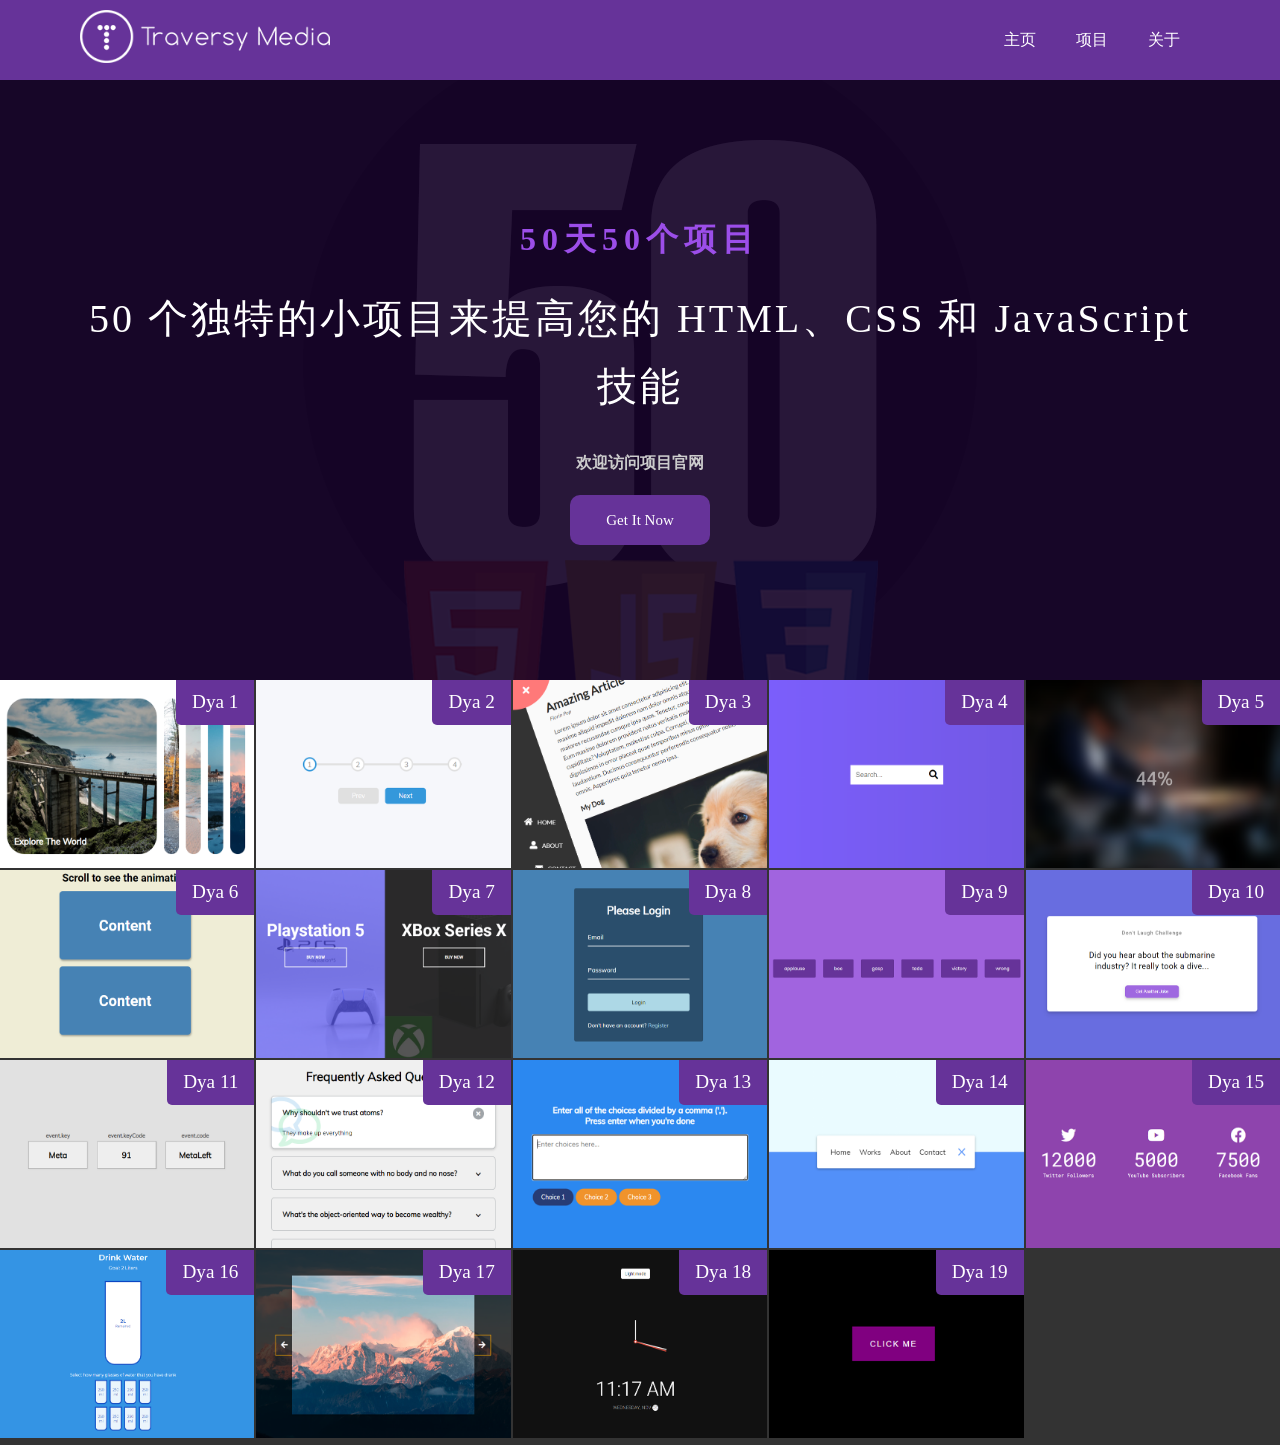
<file: index.html>
<!DOCTYPE html>
<html lang="zh-CN">
  <head>
    <meta charset="UTF-8" />
    <meta http-equiv="X-UA-Compatible" content="IE=edge" />
    <meta name="viewport" content="width=device-width, initial-scale=1.0" />
    <title>Hello World</title>
    <link rel="stylesheet" href="public/CSS/index.css" />
  </head>
  <body>
    <!-- 导航 -->
    <nav class="main-nav">
      <div class="container">
        <picture>
          <source media="(min-width: 700px)" srcset="public/images/logo.png" />
          <img src="public/images/logo_small.png" alt="" class="logo" />
        </picture>
        <ul>
          <li><a href="#">主页</a></li>
          <li><a href="#">项目</a></li>
          <li><a href="#">关于</a></li>
        </ul>
      </div>
    </nav>
    <!-- 头部 -->
    <header class="showcase">
      <div class="container">
        <h2>50天50个项目</h2>
        <h1>50 个独特的小项目来提高您的 HTML、CSS 和 JavaScript 技能</h1>
        <h4>欢迎访问项目官网</h4>
        <a class="btn" href="https://50projects50days.com/" target="_blank"
          ><span>Get It Now</span></a
        >
      </div>
    </header>
    <section id="projects" class="projects"></section>
    <script src="index.js"></script>
  </body>
</html>
</file>
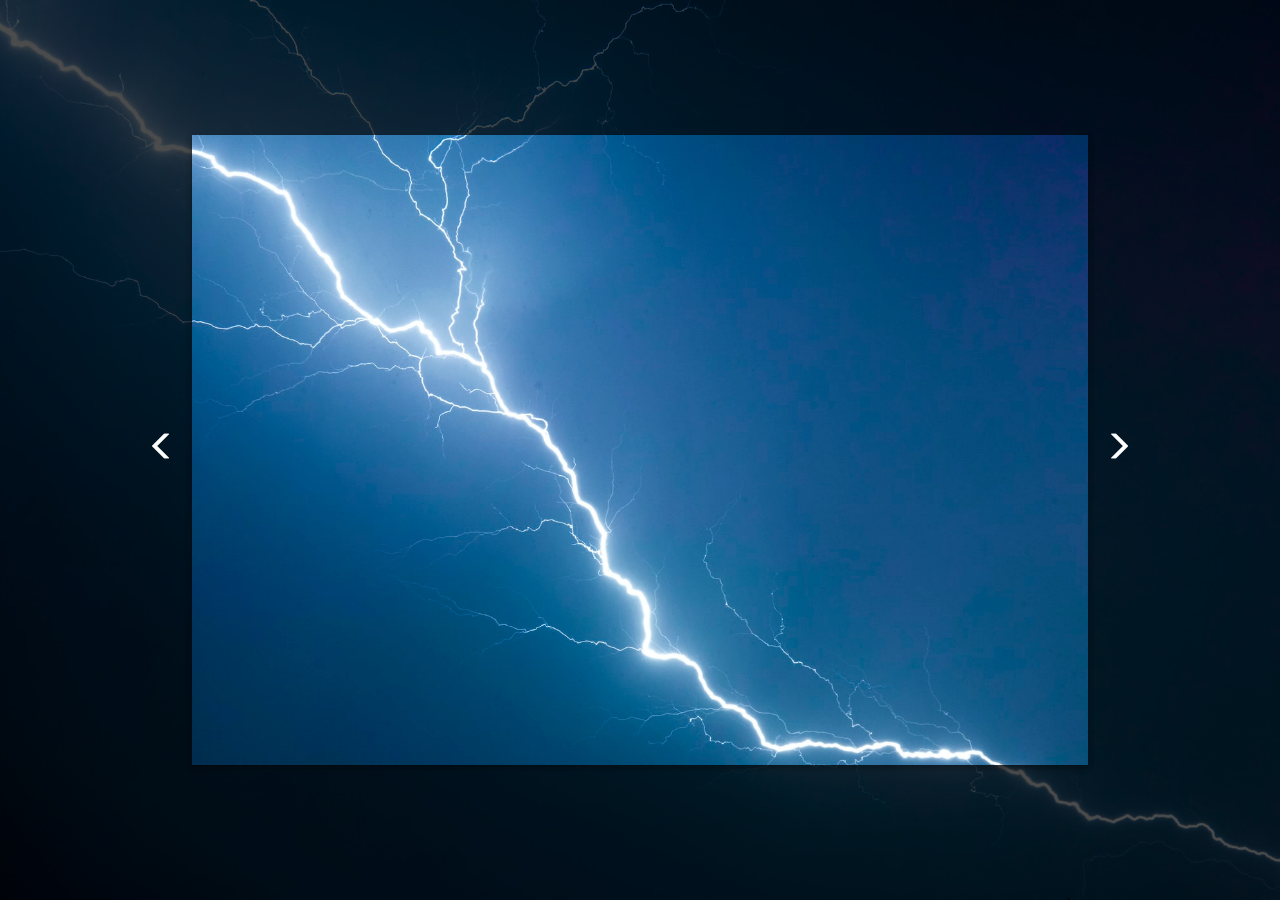
<file: projects/background-slider/index.html>
<!DOCTYPE html>
<html lang="zh-CN">
  <head>
    <meta charset="UTF-8" />
    <meta http-equiv="X-UA-Compatible" content="IE=edge" />
    <meta name="viewport" content="width=device-width, initial-scale=1.0" />
    <title>背景轮播图</title>
    <!-- 最新版本的 Bootstrap 核心 CSS 文件 -->
    <link
      rel="stylesheet"
      href="https://stackpath.bootstrapcdn.com/bootstrap/3.4.1/css/bootstrap.min.css"
      integrity="sha384-HSMxcRTRxnN+Bdg0JdbxYKrThecOKuH5zCYotlSAcp1+c8xmyTe9GYg1l9a69psu"
      crossorigin="anonymous"
    />
    <link rel="stylesheet" href="index.css" />
  </head>
  <body>
    <div class="slider-container">
      <div
        class="slider active"
        style="background-image: url(./images/photo-1.jfif)"
      ></div>
      <div
        class="slider"
        style="background-image: url(./images/photo-2.jfif)"
      ></div>
      <div
        class="slider"
        style="background-image: url(./images/photo-3.jfif)"
      ></div>
      <div
        class="slider"
        style="background-image: url(./images/photo-4.jfif)"
      ></div>
      <div
        class="slider"
        style="background-image: url(./images/photo-5.jfif)"
      ></div>
      <button class="arrow left-arrow" id="left">
        <span class="glyphicon glyphicon-menu-left"></span>
      </button>
      <button class="arrow right-arrow" id="right">
        <span class="glyphicon glyphicon-menu-right"></span>
      </button>
    </div>
    <script src="index.js"></script>
  </body>
</html>
</file>
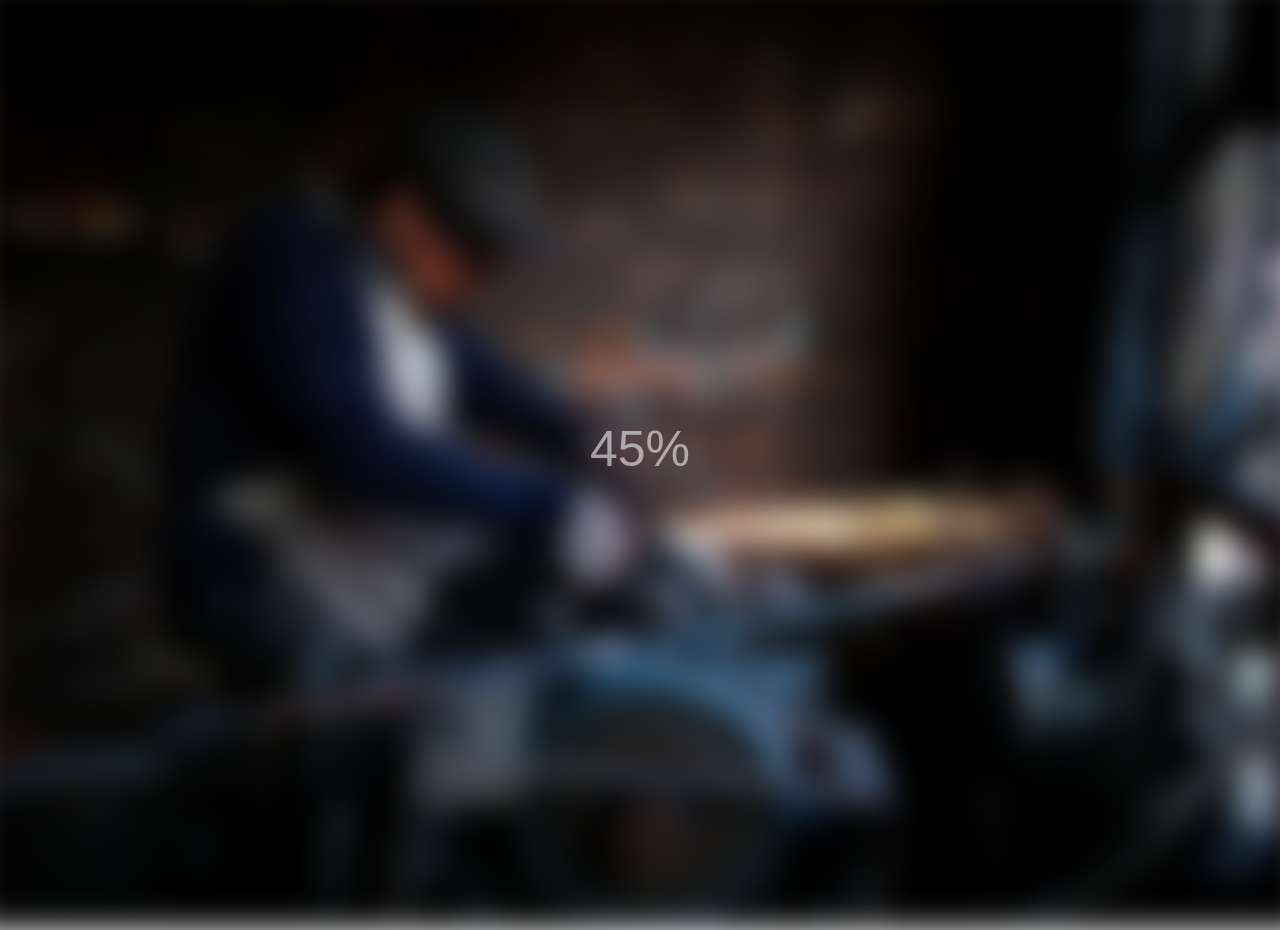
<file: projects/blurry-loading/index.html>
<!DOCTYPE html>
<html lang="zh-CN">
  <head>
    <meta charset="utf-8" />
    <meta http-equiv="X-UA-Compatible" content="IE=edge" />
    <meta name="viewport" content="width=device-width, initial-scale=1" />
    <!-- 上述3个meta标签*必须*放在最前面，任何其他内容都*必须*跟随其后！ -->
    <title>Hidden Search Widget</title>

    <!-- Bootstrap -->
    <link
      rel="stylesheet"
      href="https://stackpath.bootstrapcdn.com/bootstrap/3.4.1/css/bootstrap.min.css"
      integrity="sha384-HSMxcRTRxnN+Bdg0JdbxYKrThecOKuH5zCYotlSAcp1+c8xmyTe9GYg1l9a69psu"
      crossorigin="anonymous"
    />
    <!-- 自定义样式 -->
    <link rel="stylesheet" href="index.css" />

    <!-- HTML5 shim 和 Respond.js 是为了让 IE8 支持 HTML5 元素和媒体查询（media queries）功能 -->
    <!-- 警告：通过 file:// 协议（就是直接将 html 页面拖拽到浏览器中）访问页面时 Respond.js 不起作用 -->
    <!--[if lt IE 9]>
      <script src="https://cdn.jsdelivr.net/npm/html5shiv@3.7.3/dist/html5shiv.min.js"></script>
      <script src="https://cdn.jsdelivr.net/npm/respond.js@1.4.2/dest/respond.min.js"></script>
    <![endif]-->
  </head>
  <body>
    <section class="bg"></section>
    <div class="loading-text">0%</div>
    <script src="index.js"></script>
  </body>
</html>
</file>
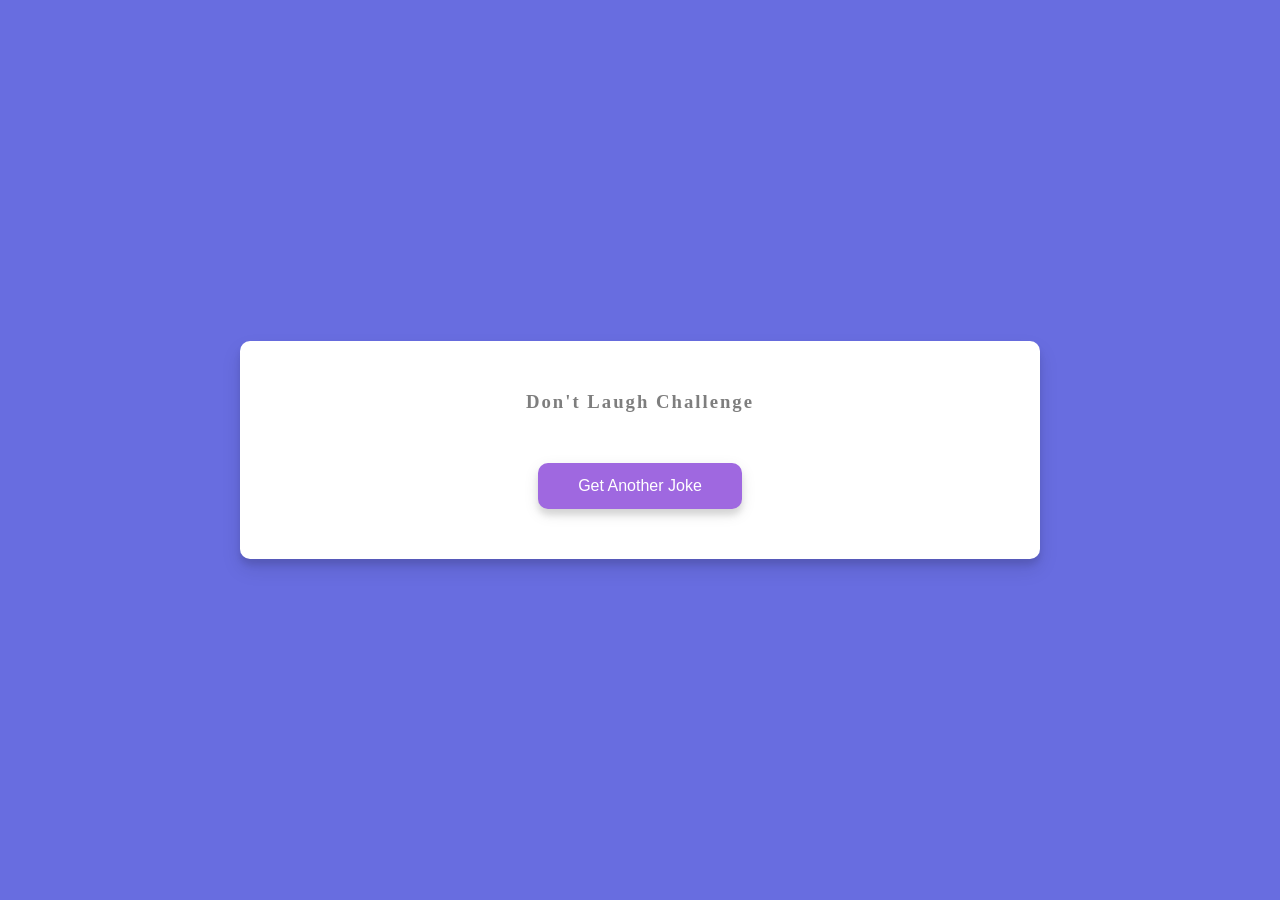
<file: projects/dad-jokes/index.html>
<!DOCTYPE html>
<html lang="zh-CN">
  <head>
    <meta charset="UTF-8" />
    <meta http-equiv="X-UA-Compatible" content="IE=edge" />
    <meta name="viewport" content="width=device-width, initial-scale=1.0" />
    <title>Dad Jokes</title>
    <link rel="stylesheet" href="index.css" />
  </head>
  <body>
    <div class="container">
      <h3>Don't Laugh Challenge</h3>
      <div id="joke" class="joke"></div>
      <button id="jokeBtn" class="btn">Get Another Joke</button>
    </div>
    <script src="index.js"></script>
  </body>
</html>
</file>
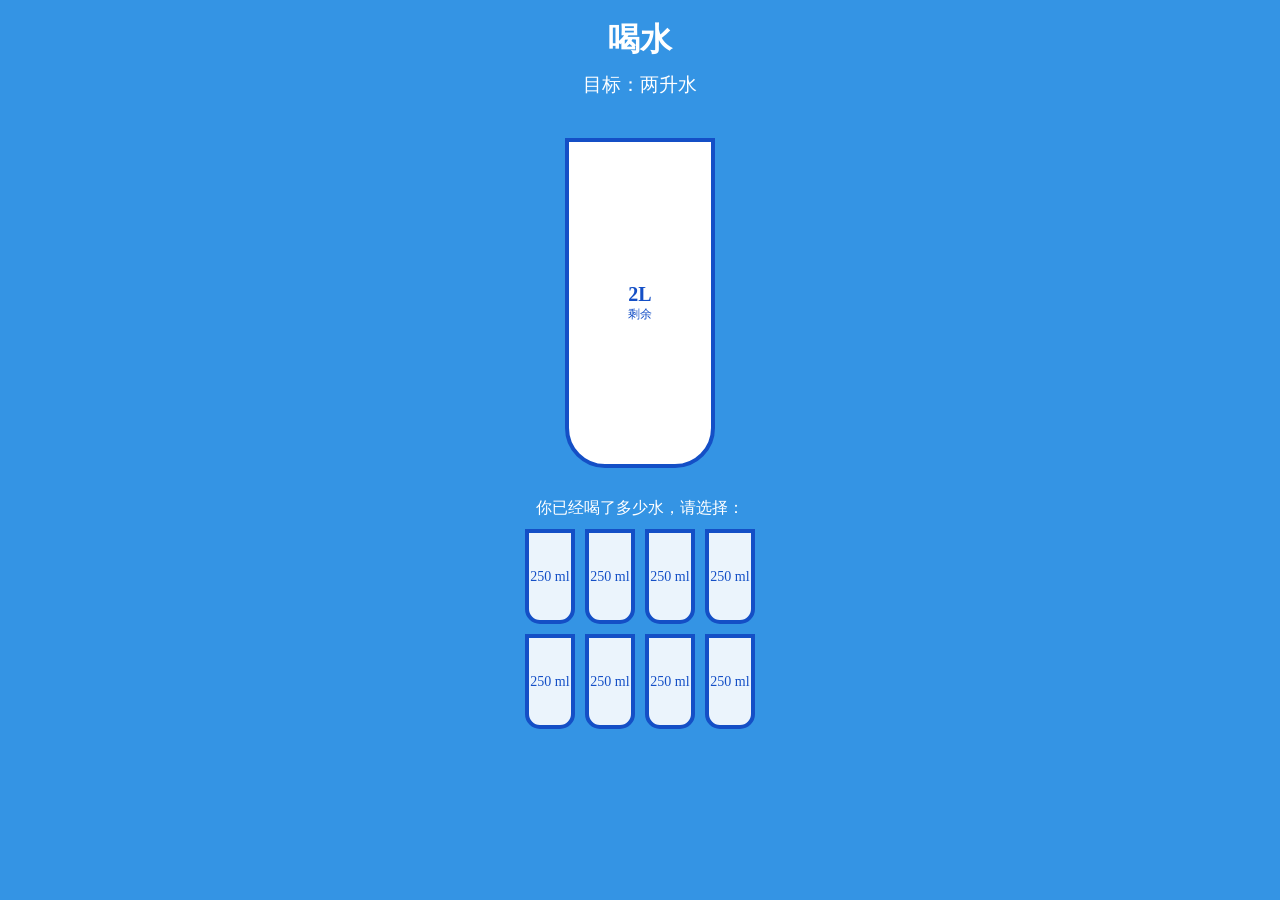
<file: projects/drink-water/index.html>
<!DOCTYPE html>
<html lang="zh-CN">
  <head>
    <meta charset="UTF-8" />
    <meta http-equiv="X-UA-Compatible" content="IE=edge" />
    <meta name="viewport" content="width=device-width, initial-scale=1.0" />
    <title>喝水</title>
    <link rel="stylesheet" href="index.css" />
  </head>
  <body>
    <h1>喝水</h1>
    <h3>目标：两升水</h3>
    <div class="cup">
      <div class="remained" id="remained">
        <span id="liters"></span>
        <small>剩余</small>
      </div>

      <div class="percentage" id="percentage"></div>
    </div>

    <p class="text">你已经喝了多少水，请选择：</p>
    <div class="cups">
      <div class="cup cup-small">250 ml</div>
      <div class="cup cup-small">250 ml</div>
      <div class="cup cup-small">250 ml</div>
      <div class="cup cup-small">250 ml</div>
      <div class="cup cup-small">250 ml</div>
      <div class="cup cup-small">250 ml</div>
      <div class="cup cup-small">250 ml</div>
      <div class="cup cup-small">250 ml</div>
    </div>
    <script src="index.js"></script>
  </body>
</html>
</file>
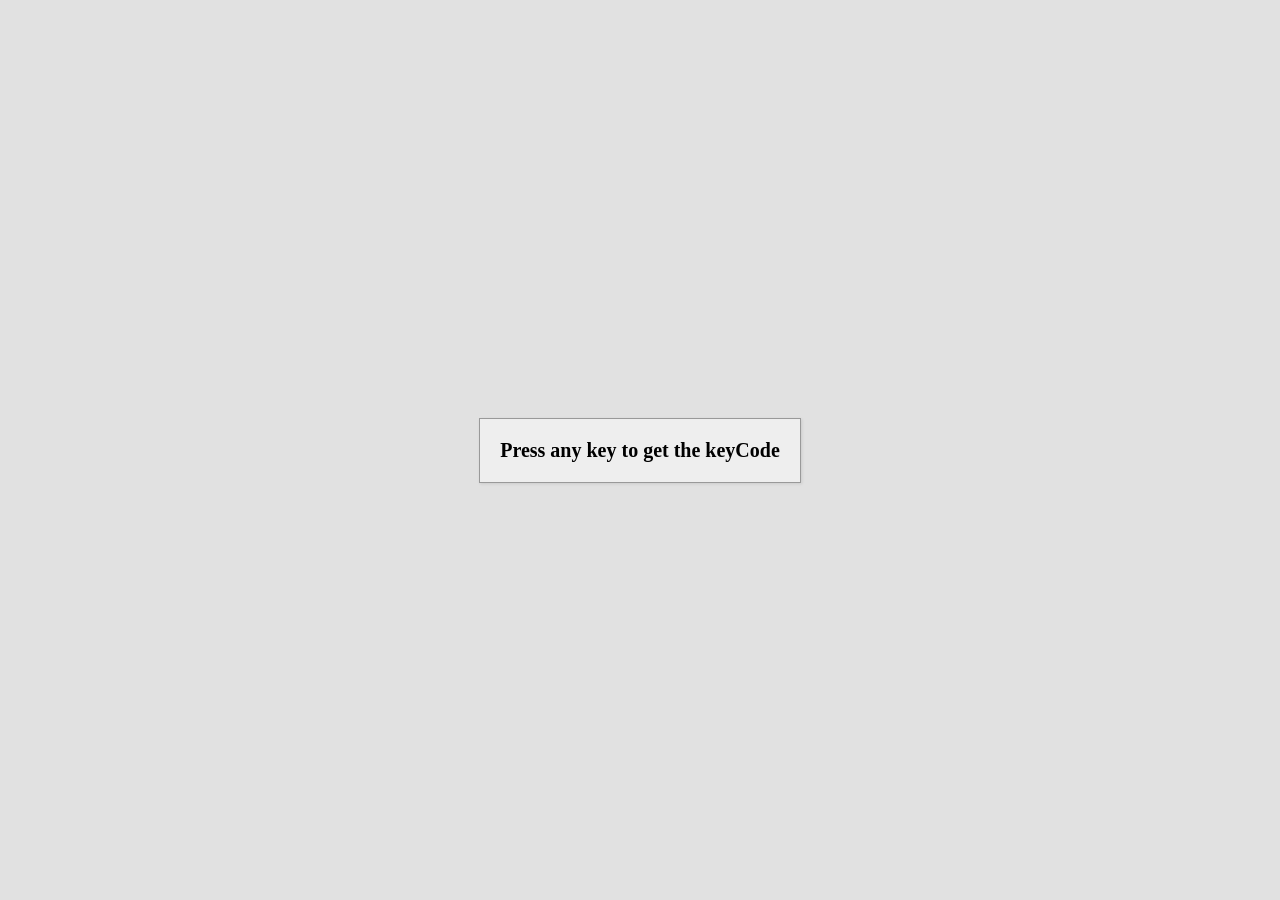
<file: projects/event-keycodes/index.html>
<!DOCTYPE html>
<html lang="zh-CN">
  <head>
    <meta charset="UTF-8" />
    <meta http-equiv="X-UA-Compatible" content="IE=edge" />
    <meta name="viewport" content="width=device-width, initial-scale=1.0" />
    <title>Event KeyCodes</title>
    <link rel="stylesheet" href="index.css" />
  </head>
  <body>
    <div id="insert">
      <div class="key">Press any key to get the keyCode</div>
    </div>
    <script src="index.js"></script>
  </body>
</html>
</file>
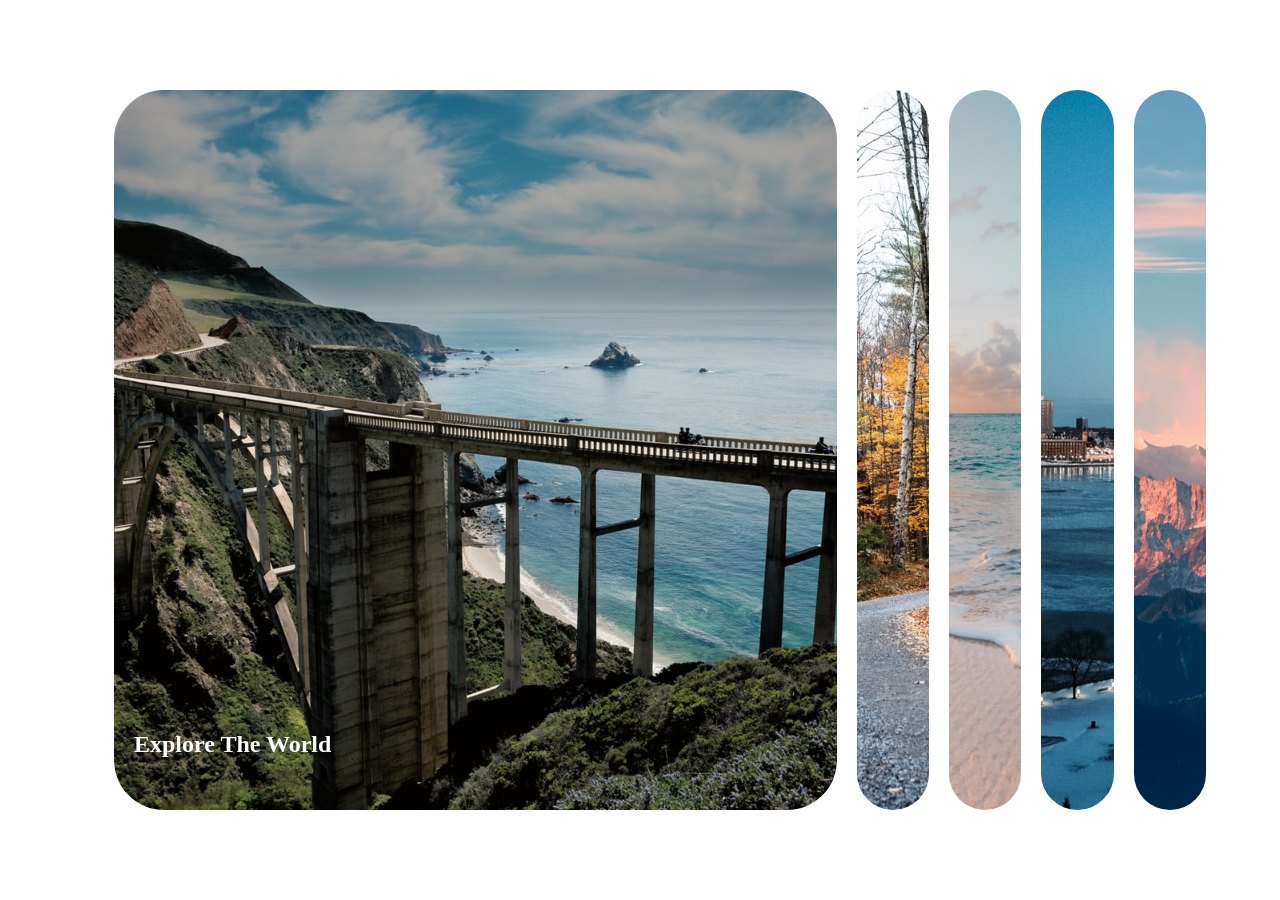
<file: projects/expanding-cards/index.html>
<!DOCTYPE html>
<html lang="zh-CN">
  <head>
    <meta charset="UTF-8" />
    <meta http-equiv="X-UA-Compatible" content="IE=edge" />
    <meta name="viewport" content="width=device-width, initial-scale=1.0" />
    <title>My Expanding Cards</title>
    <link rel="stylesheet" href="index.css" />
  </head>
  <body>
    <ul class="container">
      <li class="panel active">
        <h4>explore The World</h4>
      </li>
      <li class="panel">
        <h4>Wild Forest</h4>
      </li>
      <li class="panel">
        <h4>Sunny Beach</h4>
      </li>
      <li class="panel">
        <h4>City on Winter</h4>
      </li>
      <li class="panel">
        <h4>Mountains - Clouds</h4>
      </li>
    </ul>
    <!-- <div class="container">
      <div class="panel">
        <h4>explore the world</h4>
      </div>
      <div class="panel">
        <h4>wild forest</h4>
      </div>
      <div class="panel">
        <h4>sunny beack</h4>
      </div>
      <div class="panel">
        <h4>city on winter</h4>
      </div>
      <div class="panel">
        <h4>mountains - clouds</h4>
      </div>
    </div> -->
    <script src="index.js"></script>
  </body>
</html>
</file>
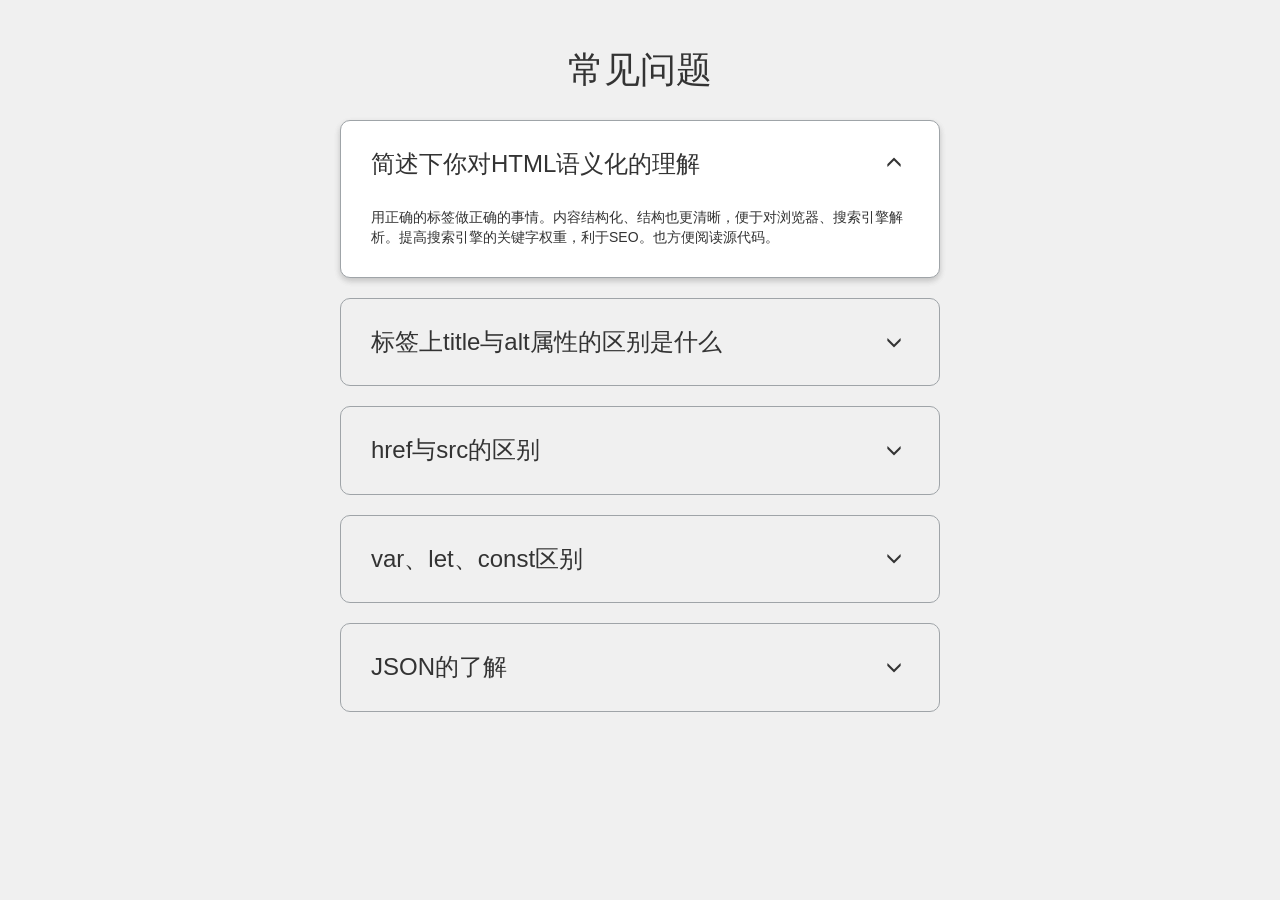
<file: projects/FAQ-collapse/index.html>
<!DOCTYPE html>
<html lang="zh-CN">
  <head>
    <meta charset="UTF-8" />
    <meta http-equiv="X-UA-Compatible" content="IE=edge" />
    <meta name="viewport" content="width=device-width, initial-scale=1.0" />
    <title>FAQ</title>
    <!-- 引入bootStrap -->
    <link
      rel="stylesheet"
      href="https://stackpath.bootstrapcdn.com/bootstrap/3.4.1/css/bootstrap.min.css"
      integrity="sha384-HSMxcRTRxnN+Bdg0JdbxYKrThecOKuH5zCYotlSAcp1+c8xmyTe9GYg1l9a69psu"
      crossorigin="anonymous"
    />

    <link rel="stylesheet" href="index.css" />
  </head>
  <body>
    <h1>常见问题</h1>
    <div class="faq-container">
      <div class="faq active">
        <h3 class="faq-title">简述下你对HTML语义化的理解</h3>
        <p class="faq-text">
          用正确的标签做正确的事情。内容结构化、结构也更清晰，便于对浏览器、搜索引擎解析。提高搜索引擎的关键字权重，利于SEO。也方便阅读源代码。
        </p>

        <button class="faq-toggle">
          <div class="down">
            <span class="glyphicon glyphicon-menu-down"></span>
          </div>
          <div class="up">
            <span class="glyphicon glyphicon-menu-up"></span>
          </div>
        </button>
      </div>

      <div class="faq">
        <h3 class="faq-title">标签上title与alt属性的区别是什么</h3>
        <p class="faq-text">
          alt是给搜索引擎识别，在图像无法显示时的替代文本；title是关于元素的注释信息，主要是给用户解读。
        </p>

        <button class="faq-toggle">
          <div class="down">
            <span class="glyphicon glyphicon-menu-down"></span>
          </div>
          <div class="up">
            <span class="glyphicon glyphicon-menu-up"></span>
          </div>
        </button>
      </div>

      <div class="faq">
        <h3 class="faq-title">href与src的区别</h3>
        <p class="faq-text">
          href主要是指网路位置，目的不是引用资源而是建立联系，让当前标签链接到目标地址，而src是外部资源，指向的内容将会应用到文档中当前标签所在位置。
        </p>

        <button class="faq-toggle">
          <div class="down">
            <span class="glyphicon glyphicon-menu-down"></span>
          </div>
          <div class="up">
            <span class="glyphicon glyphicon-menu-up"></span>
          </div>
        </button>
      </div>

      <div class="faq">
        <h3 class="faq-title">var、let、const区别</h3>
        <p class="faq-text">
          var存在变量提升；let只能在块级作用域内访问；const用来定义常量，必须初始化，不能修改（对象特殊）
        </p>

        <button class="faq-toggle">
          <div class="down">
            <span class="glyphicon glyphicon-menu-down"></span>
          </div>
          <div class="up">
            <span class="glyphicon glyphicon-menu-up"></span>
          </div>
        </button>
      </div>

      <div class="faq">
        <h3 class="faq-title">JSON的了解</h3>
        <p class="faq-text">
          JSON（JavaScript Object
          Notation）是一种轻量级的数据交换格式。它基于JavaScript的一个子集。数据格式化简单，易于读写，占用带宽小。
        </p>

        <button class="faq-toggle">
          <div class="down">
            <span class="glyphicon glyphicon-menu-down"></span>
          </div>
          <div class="up">
            <span class="glyphicon glyphicon-menu-up"></span>
          </div>
        </button>
      </div>
    </div>
    <script src="index.js"></script>
  </body>
</html>
</file>
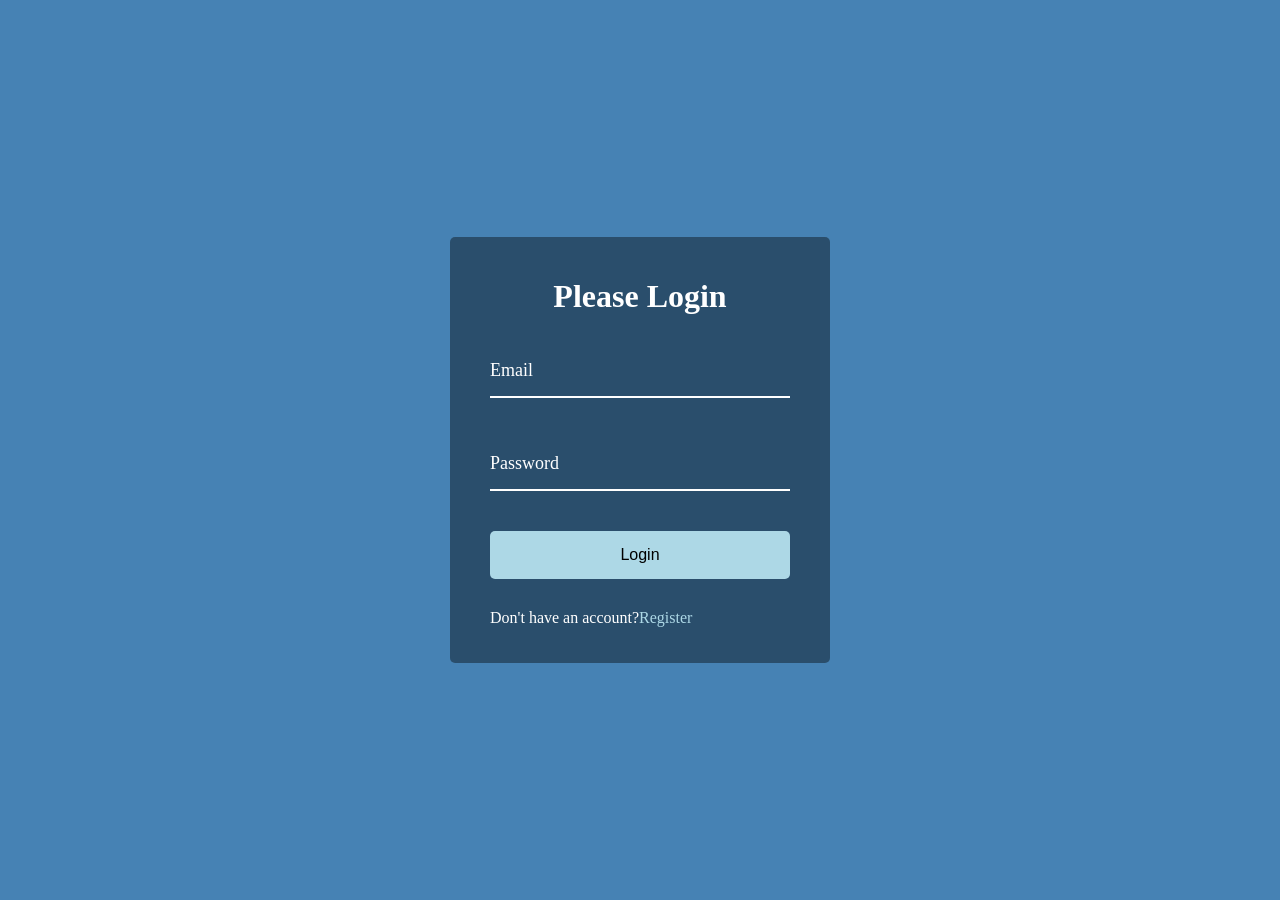
<file: projects/form-wave/index.html>
<!DOCTYPE html>
<html lang="zh-CN">
  <head>
    <meta charset="UTF-8" />
    <meta http-equiv="X-UA-Compatible" content="IE=edge" />
    <meta name="viewport" content="width=device-width, initial-scale=1.0" />
    <title>Form Input Wave</title>
    <link rel="stylesheet" href="index.css" />
  </head>
  <body>
    <!-- 容器 -->
    <div class="container">
      <!-- 标题 -->
      <h1>Please Login</h1>
      <form>
        <!-- 邮箱 -->
        <div class="form-control">
          <input type="text" required />
          <label>Email</label>
        </div>
        <!-- 密码 -->
        <div class="form-control">
          <input type="password" name="" id="" required />
          <label for="">Password</label>
        </div>
        <!-- 登录按钮 -->
        <button class="btn">Login</button>

        <p class="text">Don't have an account?<a href="#">Register</a></p>
      </form>
    </div>
    <script src="index.js"></script>
  </body>
</html>
</file>
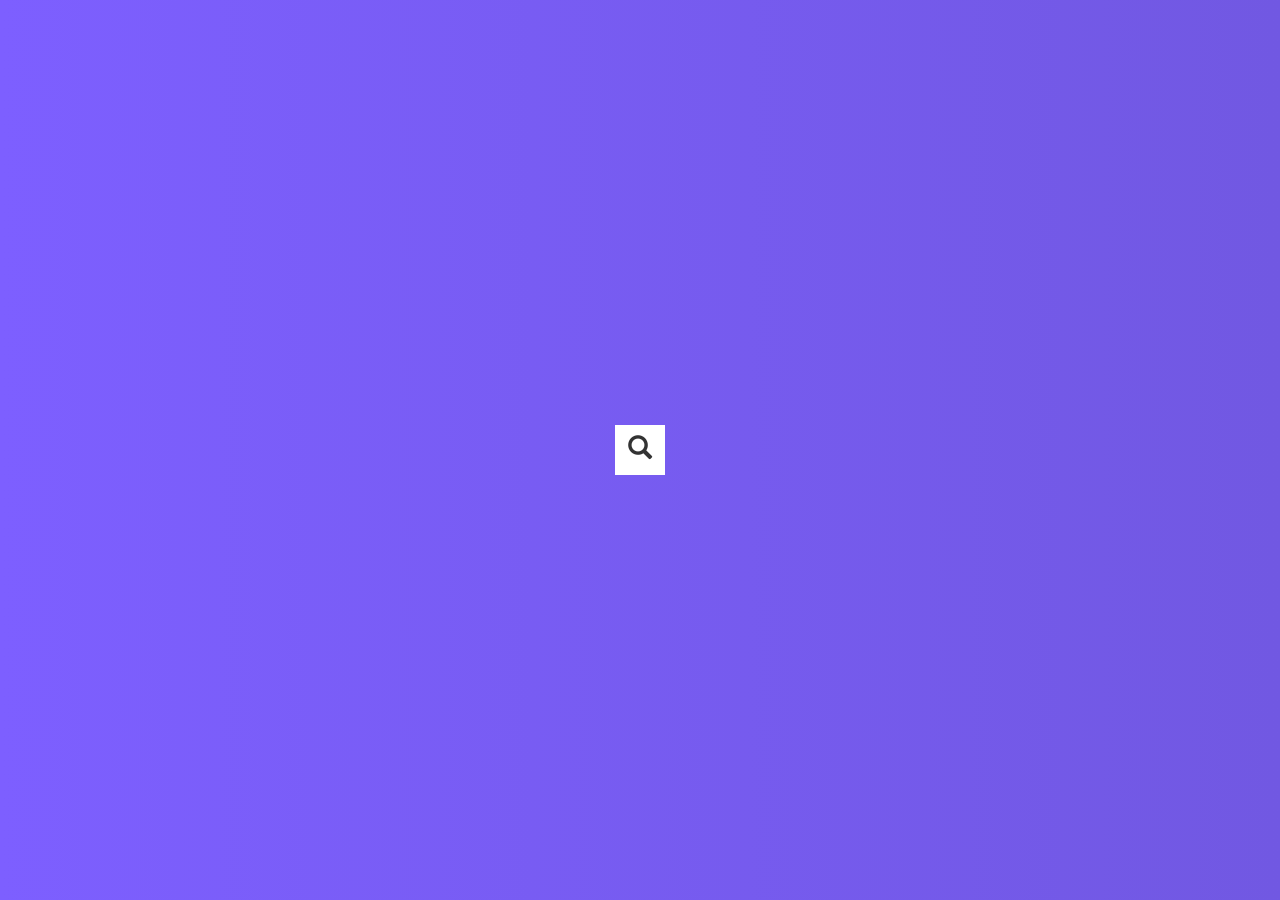
<file: projects/hidden-search-widget/index.html>
<!DOCTYPE html>
<html lang="zh-CN">
  <head>
    <meta charset="utf-8" />
    <meta http-equiv="X-UA-Compatible" content="IE=edge" />
    <meta name="viewport" content="width=device-width, initial-scale=1" />
    <!-- 上述3个meta标签*必须*放在最前面，任何其他内容都*必须*跟随其后！ -->
    <title>Hidden Search Widget</title>

    <!-- Bootstrap -->
    <link
      rel="stylesheet"
      href="https://stackpath.bootstrapcdn.com/bootstrap/3.4.1/css/bootstrap.min.css"
      integrity="sha384-HSMxcRTRxnN+Bdg0JdbxYKrThecOKuH5zCYotlSAcp1+c8xmyTe9GYg1l9a69psu"
      crossorigin="anonymous"
    />
    <link rel="stylesheet" href="index.css" />

    <!-- HTML5 shim 和 Respond.js 是为了让 IE8 支持 HTML5 元素和媒体查询（media queries）功能 -->
    <!-- 警告：通过 file:// 协议（就是直接将 html 页面拖拽到浏览器中）访问页面时 Respond.js 不起作用 -->
    <!--[if lt IE 9]>
      <script src="https://cdn.jsdelivr.net/npm/html5shiv@3.7.3/dist/html5shiv.min.js"></script>
      <script src="https://cdn.jsdelivr.net/npm/respond.js@1.4.2/dest/respond.min.js"></script>
    <![endif]-->
  </head>
  <body>
    <div class="search">
      <input type="text" class="input" placeholder="Search..." />
      <button class="btn">
        <span class="glyphicon glyphicon-search"></span>
      </button>
    </div>

    <script src="index.js"></script>
    <!-- jQuery (Bootstrap 的所有 JavaScript 插件都依赖 jQuery，所以必须放在前边) -->
    <script
      src="https://cdn.jsdelivr.net/npm/jquery@1.12.4/dist/jquery.min.js"
      integrity="sha384-nvAa0+6Qg9clwYCGGPpDQLVpLNn0fRaROjHqs13t4Ggj3Ez50XnGQqc/r8MhnRDZ"
      crossorigin="anonymous"
    ></script>
    <!-- 加载 Bootstrap 的所有 JavaScript 插件。你也可以根据需要只加载单个插件。 -->
    <script
      src="https://stackpath.bootstrapcdn.com/bootstrap/3.4.1/js/bootstrap.min.js"
      integrity="sha384-aJ21OjlMXNL5UyIl/XNwTMqvzeRMZH2w8c5cRVpzpU8Y5bApTppSuUkhZXN0VxHd"
      crossorigin="anonymous"
    ></script>
  </body>
</html>
</file>
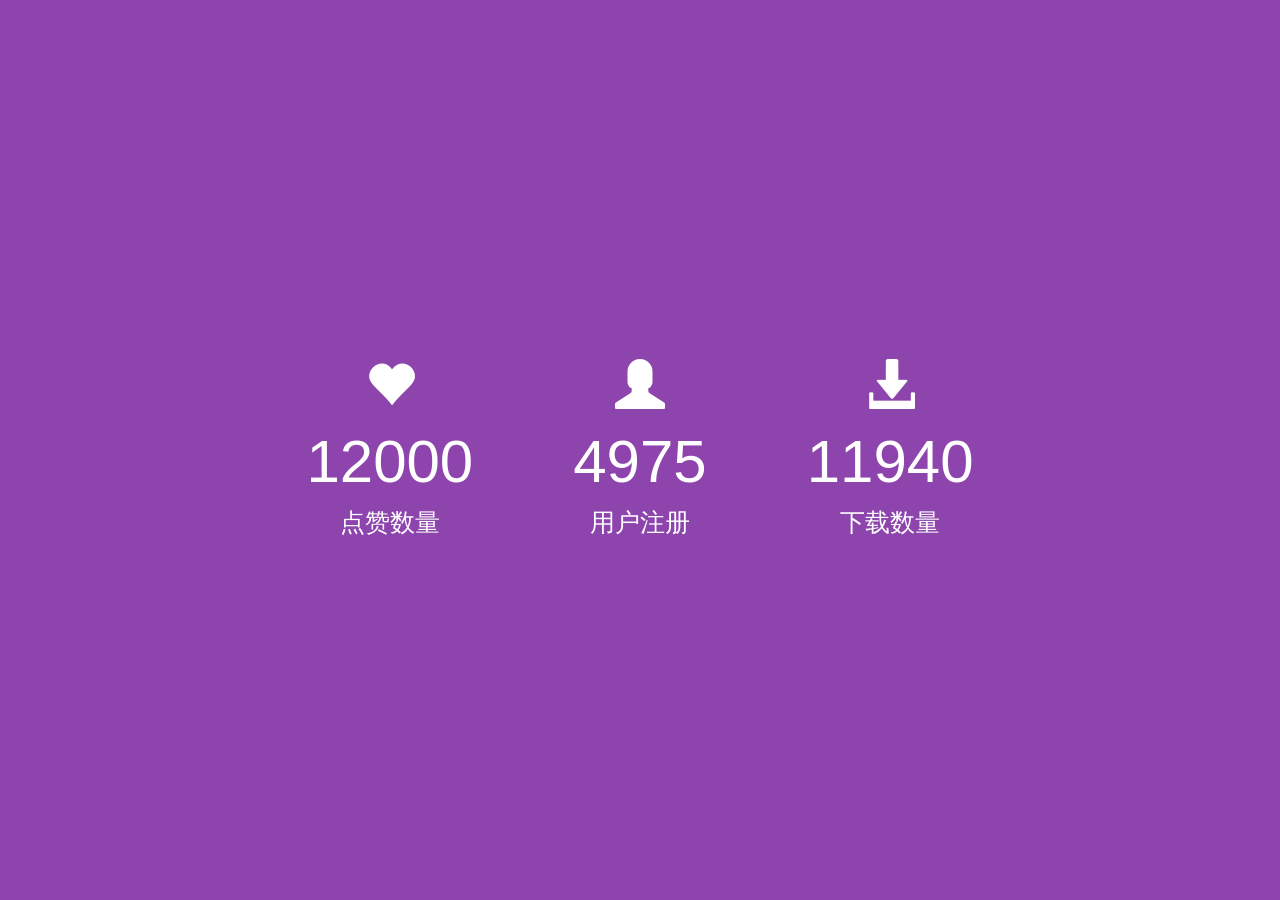
<file: projects/incrementing-counter/index.html>
<!DOCTYPE html>
<html lang="zh-CN">
  <head>
    <meta charset="UTF-8" />
    <meta http-equiv="X-UA-Compatible" content="IE=edge" />
    <meta name="viewport" content="width=device-width, initial-scale=1.0" />
    <title>增量计数</title>
    <!-- 最新版本的 Bootstrap 核心 CSS 文件 -->
    <link
      rel="stylesheet"
      href="https://stackpath.bootstrapcdn.com/bootstrap/3.4.1/css/bootstrap.min.css"
      integrity="sha384-HSMxcRTRxnN+Bdg0JdbxYKrThecOKuH5zCYotlSAcp1+c8xmyTe9GYg1l9a69psu"
      crossorigin="anonymous"
    />
    <link rel="stylesheet" href="index.css" />
  </head>
  <body>
    <div class="counter-container">
      <span class="glyphicon glyphicon-heart"></span>
      <div class="counter" data-target="12000"></div>
      <span>点赞数量</span>
    </div>

    <div class="counter-container">
      <span class="glyphicon glyphicon-user"></span>
      <div class="counter" data-target="5000"></div>
      <span>用户注册</span>
    </div>

    <div class="counter-container">
      <span class="glyphicon glyphicon-download-alt"></span>
      <div class="counter" data-target="12000"></div>
      <span>下载数量</span>
    </div>
    <script src="index.js"></script>
  </body>
</html>
</file>
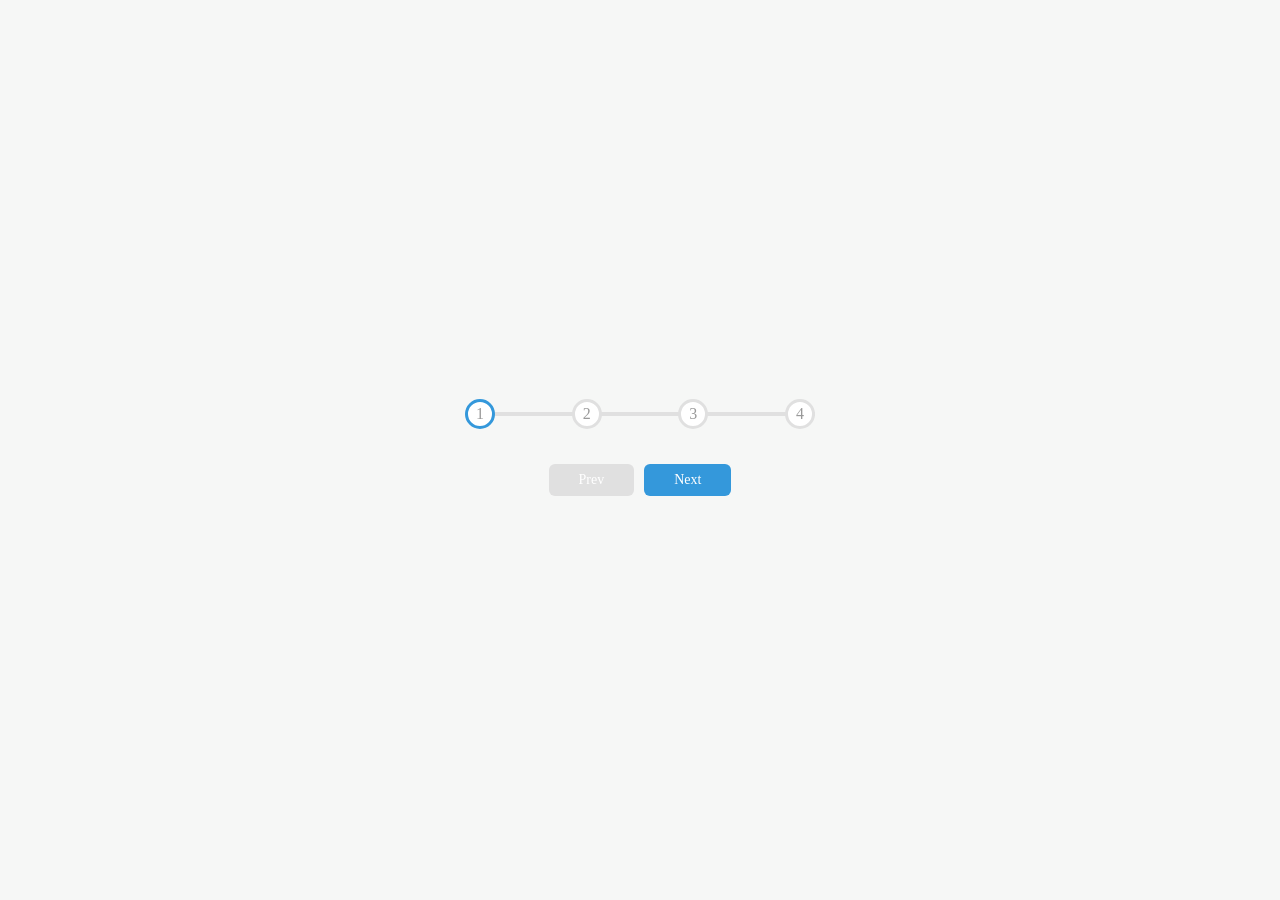
<file: projects/progress-steps/index.html>
<!DOCTYPE html>
<html lang="zh-CN">
  <head>
    <meta charset="UTF-8" />
    <meta http-equiv="X-UA-Compatible" content="IE=edge" />
    <meta name="viewport" content="width=device-width, initial-scale=1.0" />
    <title>Progress Steps</title>
    <link rel="stylesheet" href="index.css" />
  </head>
  <body>
    <div class="container">
      <div class="progress-container">
        <div class="progress" id="progress"></div>
        <div class="circle active">1</div>
        <div class="circle">2</div>
        <div class="circle">3</div>
        <div class="circle">4</div>
      </div>
      <button class="btn" id="prev" disabled>Prev</button
      ><button class="btn" id="next">Next</button>
    </div>
    <script src="index.js"></script>
  </body>
</html>
</file>
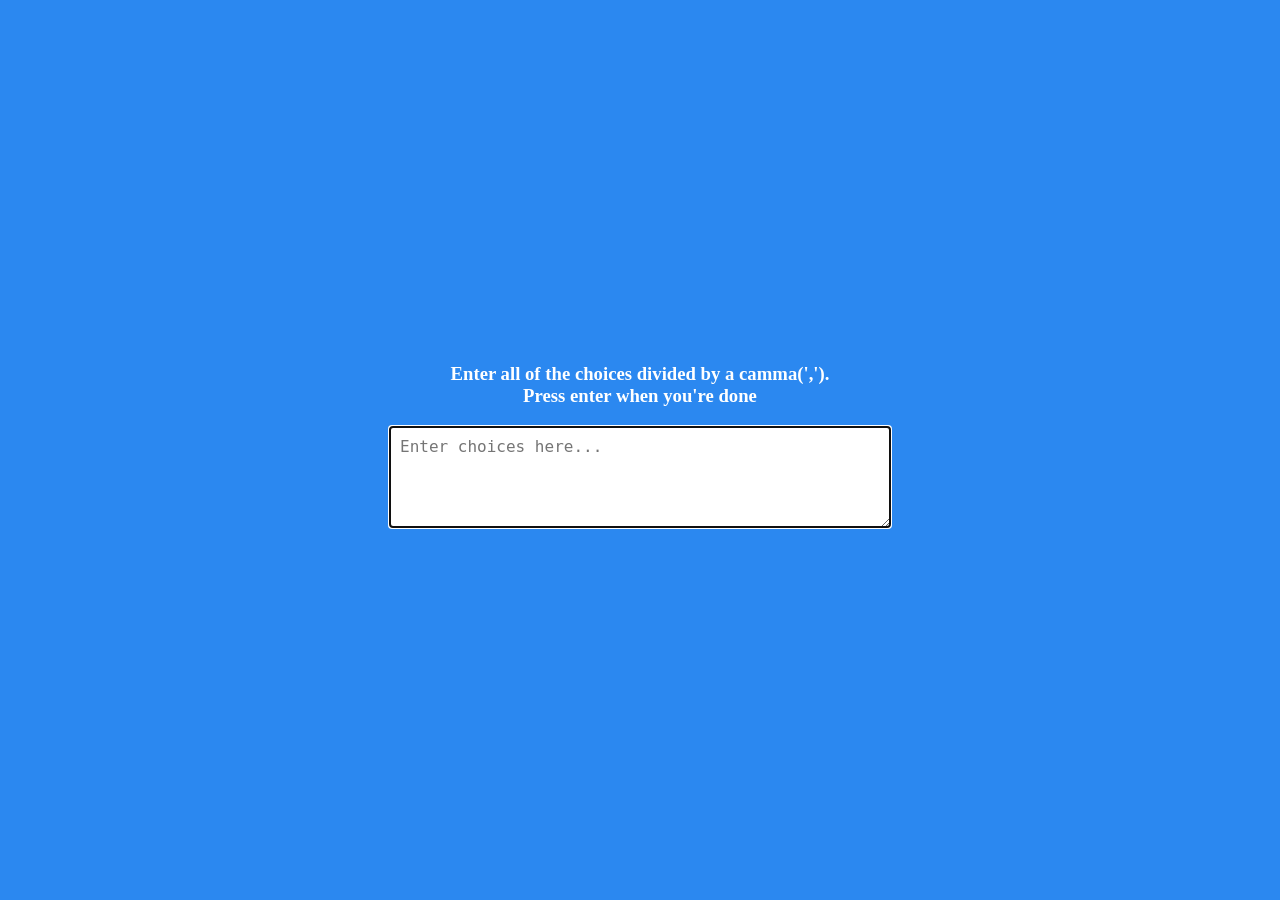
<file: projects/random-choice-picker/index.html>
<!DOCTYPE html>
<html lang="zh-CN">
  <head>
    <meta charset="UTF-8" />
    <meta http-equiv="X-UA-Compatible" content="IE=edge" />
    <meta name="viewport" content="width=device-width, initial-scale=1.0" />
    <title>随机选择器</title>
    <link rel="stylesheet" href="index.css" />
  </head>
  <body>
    <div class="container">
      <h3>
        Enter all of the choices divided by a camma(',').<br />Press enter when
        you're done
      </h3>
      <textarea
        name=""
        id="textarea"
        cols="30"
        rows="10"
        placeholder="Enter choices here..."
      ></textarea>

      <div id="tags"></div>
    </div>
    <script src="index.js"></script>
  </body>
</html>
</file>
<file: public/CSS/index.css>
/* 通用样式 */
* {
  box-sizing: border-box;
  margin: 0;
  padding: 0;
}

body {
  background: #333;
  color: white;
  line-height: 1.5;
}

a {
  color: white;
  text-decoration: none;
}

ul {
  list-style: none;
}

p {
  margin: 20px 0;
}

h2 {
  font-size: 45px;
}

.container {
  max-width: 1200px;
  margin: 0 auto;
  overflow: auto;
  padding: 0 40px;
}
/* 导航条 */
.main-nav {
  background-color: rebeccapurple;
}
.main-nav .container {
  display: flex;
  align-items: center;
  justify-content: space-between;
  max-width: 1200px;
  margin: auto;
  padding: 10px 40px;
}
.main-nav .logo {
  width: 250px;
}
.main-nav ul {
  display: flex;
  align-items: center;
}
.main-nav li {
  margin: 0 20px;
}
.main-nav a:hover {
  color: #ccc;
}
/* 头部样式 */
.showcase {
  height: 600px;
  background: url(../images/showcase-bg.png) no-repeat center center;
  display: flex;
  flex-direction: column;
  align-items: center;
  justify-content: center;
  text-align: center;
  position: relative;
  z-index: 2;
}
.showcase h2 {
  font-size: 32px;
  color: rgb(156, 78, 233);
  margin-bottom: 22px;
  letter-spacing: 6px;
}
.showcase h1 {
  font-size: 40px;
  letter-spacing: 3px;
  line-height: 1.7;
  font-weight: 400;
}
.showcase h4 {
  color: #ccc;
  margin: 30px 0 20px 0;
}
.showcase::after {
  content: "";
  position: absolute;
  top: 0;
  left: 0;
  width: 100%;
  height: 100%;
  background: rgba(20, 2, 39, 0.9);
  z-index: -2;
}
.showcase .btn {
  font-size: 15px;
  font-weight: 500;
  text-align: center;
  display: flex;
  align-items: center;
  justify-content: center;
  background-color: rebeccapurple;
  padding: 10px;
  width: 140px;
  height: 50px;
  margin: 0 auto;
  border-radius: 10px;
}

/* 测试 */
.projects {
  display: grid;
  /* grid-template-columns: 100px 100px 100px; */
  /* grid-template-rows: 100px 100px 100px; */
  grid-template-columns: repeat(5, 1fr);
  gap: 2px;
}
.projects img {
  width: 100%;
  height: 100%;
}
.projects > div {
  height: 100%;
  position: relative;
}

.projects .day {
  position: absolute;
  top: 0;
  right: 0;
  background-color: rebeccapurple;
  color: white;
  font-size: 1.2rem;
  padding: 0.5rem 1rem;
  border-bottom-left-radius: 5px;
}
.projects > div:hover .content {
  opacity: 0.98;
}
.projects .content {
  position: absolute;
  top: 0;
  left: 0;
  width: 100%;
  height: 100%;
  opacity: 0;
  background-color: rebeccapurple;
  transition: 0.3s ease-in;
  display: flex;
  flex-direction: column;
  align-items: center;
  justify-content: center;
}
.projects h4 {
  font-size: 1.3rem;
  margin-bottom: 1rem;
  text-transform: capitalize;
}
.projects .content a {
  display: inline-block;
  font-size: 15px;
  font-weight: 500;
  text-align: center;
  text-transform: capitalize;
  cursor: pointer;
  color: white;
  padding: 12px 30px;
  transition: all 0.5s ease 0s;
  background-color: #0181f5;
  border-radius: 30px;
}
.projects .content a:hover {
  transform: scale(0.9);
  opacity: 0.9;
  color: white;
}
.projects .iphoneBtn {
  display: none;
}
/* 媒体查询-700px */
@media (max-width: 960px) {
  .showcase h1 {
    font-size: 30px;
  }
  .projects {
    grid-template-columns: repeat(3, 1fr);
  }
}
@media (max-width: 700px) {
  .showcase h1 {
    font-size: 20px;
  }
  .main-nav .logo {
    width: 50px;
  }
  .projects {
    grid-template-columns: repeat(2, 1fr);
  }
}
@media (max-width: 500px) {
  .projects {
    grid-template-columns: 1fr;
  }
  .projects .content {
    display: none;
  }
  .projects .iphoneBtn {
    display: inline-block;
    position: absolute;
    bottom: 45px;
    left: 50%;
    transform: translateX(-50%);
    opacity: 0.65;
    font-size: 15px;
    font-weight: 500;
    text-align: center;
    text-transform: capitalize;
    cursor: pointer;
    color: white;
    padding: 12px 30px;
    transition: all 0.5s ease 0s;
    background-color: #0181f5;
    border-radius: 30px;
  }
}
</file>
<file: projects/background-slider/index.css>
body {
  display: flex;
  flex-direction: column;
  align-items: center;
  justify-content: center;
  height: 100vh;
  overflow: hidden;
  margin: 0;
  background-position: center center;
  background-size: cover;
  transition: 0.4s;
}

body::before {
  content: "";
  position: absolute;
  top: 0;
  left: 0;
  width: 100%;
  height: 100vh;
  background-color: rgba(0, 0, 0, 0.7);
  z-index: -1;
}

.slider-container {
  box-shadow: 0 3px 6px rgba(0, 0, 0, 0.16), 0 3px 6px rgba(0, 0, 0, 0.23);
  height: 70vh;
  width: 70vw;
  position: relative;
  overflow: hidden;
}

.slider {
  opacity: 0;
  height: 100vh;
  width: 100vw;
  background-position: center center;
  background-size: cover;
  position: absolute;
  top: -15vh;
  left: -15vw;
  transition: 0.4s ease;
  z-index: 1;
}

.slider.active {
  opacity: 1;
}

.arrow {
  position: fixed;
  background-color: transparent;
  color: #fff;
  padding: 20px;
  font-size: 30px;
  border: 0;
  top: 50%;
  transform: translateY(-50%);
  cursor: pointer;
}

.arrow:focus {
  outline: 0;
}

.left-arrow {
  left: calc(15vw - 65px);
}

.right-arrow {
  right: calc(15vw - 65px);
}
</file>
<file: projects/blurry-loading/index.css>
/* 通用样式 */

body {
  display: flex;
  align-items: center;
  justify-content: center;
  height: 100vh;
  overflow: hidden;
  margin: 0;
}

.bg {
  background: url(image/photo.jfif) no-repeat center center/cover;
  position: absolute;
  top: -30px;
  left: -30px;
  width: calc(100vw + 60px);
  height: calc(100vh + 60px);
  z-index: -1;
  filter: blur(0px);
}

.loading-text {
  font-size: 50px;
  color: #fff;
}
</file>
<file: projects/dad-jokes/index.css>
/* 通用样式 */
* {
  box-sizing: border-box;
}

body {
  background-color: #686de0;
  display: flex;
  flex-direction: column;
  align-items: center;
  justify-content: center;
  height: 100vh;
  overflow: hidden;
  margin: 0;
  padding: 20px;
}

.container {
  background-color: #fff;
  border-radius: 10px;
  box-shadow: 0 10px 20px rgba(0, 0, 0, 0.1), 0 6px 6px rgba(0, 0, 0, 0.1);
  padding: 50px 20px;
  text-align: center;
  max-width: 100%;
  width: 800px;
}

h3 {
  margin: 0;
  opacity: 0.5;
  letter-spacing: 2px;
}

.joke {
  font-size: 30px;
  letter-spacing: 1px;
  line-height: 40px;
  margin: 50px auto;
  max-width: 600px;
}

.btn {
  background-color: #9f68e0;
  color: #fff;
  border: 0;
  border-radius: 10px;
  box-shadow: 0 5px 15px rgba(0, 0, 0, 0.1), 0 6px 6px rgba(0, 0, 0, 0.1);
  padding: 14px 40px;
  font-size: 16px;
  cursor: pointer;
}

.btn:active {
  transform: scale(0.98);
}

.btn:focus {
  outline: 0;
}
</file>
<file: projects/drink-water/index.css>
:root {
  --border-color: #144fc6;
  --fill-color: #6ab3fb;
}

* {
  box-sizing: border-box;
}

body {
  background-color: #3494e4;
  color: #fff;
  display: flex;
  flex-direction: column;
  align-items: center;
  margin-bottom: 40px;
}

h1 {
  margin: 10px 0 0;
}

h3 {
  font-weight: 400;
  margin: 10px 0;
}

.cup {
  background-color: #fff;
  border: 4px solid var(--border-color);
  color: var(--border-color);
  border-radius: 0 0 40px 40px;
  height: 330px;
  width: 150px;
  margin: 30px 0;
  display: flex;
  flex-direction: column;
  overflow: hidden;
}

.cup.cup-small {
  height: 95px;
  width: 50px;
  border-radius: 0 0 15px 15px;
  background-color: rgba(255, 255, 255, 0.9);
  cursor: pointer;
  font-size: 14px;
  align-items: center;
  justify-content: center;
  text-align: center;
  margin: 5px;
  transition: 0.3s ease;
}

.cup.cup-small.full {
  background-color: var(--fill-color);
  color: #fff;
}

.cups {
  display: grid;
  grid-template-columns: repeat(4, 1fr);
}

.remained {
  display: flex;
  flex-direction: column;
  align-items: center;
  justify-content: center;
  text-align: center;
  flex: 1;
  transition: 0.3s ease;
}

.remained span {
  font-size: 20px;
  font-weight: bold;
}

.remained small {
  font-size: 12px;
}

.percentage {
  background-color: var(--fill-color);
  display: flex;
  align-items: center;
  justify-content: center;
  font-weight: bold;
  font-size: 30px;
  height: 0;
  transition: 0.3s ease;
}

.text {
  text-align: center;
  margin: 0 0 5px;
}
</file>
<file: projects/event-keycodes/index.css>
/* 通用设置 */
* {
  box-sizing: border-box;
}

body {
  background-color: #e1e1e1;
  display: flex;
  align-items: center;
  justify-content: center;
  text-align: center;
  height: 100vh;
  overflow: hidden;
  margin: 0;
}

.key {
  border: 1px solid #999;
  background-color: #eee;
  box-shadow: 1px 1px 3px rgba(0, 0, 0, 0.1);
  display: inline-flex;
  align-items: center;
  font-size: 20px;
  font-weight: bold;
  padding: 20px;
  flex-direction: column;
  margin: 10px;
  min-width: 150px;
  position: relative;
}

.key small {
  position: absolute;
  top: -24px;
  left: 0;
  text-align: center;
  width: 100%;
  color: #555;
  font-size: 14px;
}
</file>
<file: projects/expanding-cards/index.css>
/* 通用样式 */
* {
  box-sizing: border-box;
}
li {
  list-style: none;
}
body {
  display: flex;
  align-items: center;
  justify-content: center;
  height: 100vh;
  overflow: hidden;
  margin: 0;
}
.container {
  display: flex;
  width: 90vw;
}
.panel {
  background-size: cover;
  background-position: center;
  background-repeat: no-repeat;
  height: 80vh;
  border-radius: 50px;
  color: #fff;
  cursor: pointer;
  flex: 0.5;
  margin: 10px;
  position: relative;
  transition: flex 0.7s ease-in;
}

.panel h4 {
  font-size: 24px;
  position: absolute;
  bottom: 20px;
  left: 20px;
  opacity: 0;
}
.panel.active {
  flex: 5;
}
.panel.active h4 {
  opacity: 1;
  transition: opacity 0.3s ease-in 0.4s;
  text-transform: capitalize;
}
/* 媒体查询 */
@media (max-width: 480px) {
  .container {
    width: 100vw;
  }
  .panel:nth-child(4),
  .panel:nth-child(5) {
    display: none;
  }
}
</file>
<file: projects/FAQ-collapse/index.css>
/* 通用样式 */
body {
  background-color: #f0f0f0;
}

h1 {
  margin: 50px 0 30px;
  text-align: center;
}

/* 容器 */
.faq-container {
  max-width: 600px;
  margin: 0 auto;
}

.faq {
  background-color: transparent;
  border: 1px solid #9fa4a8;
  border-radius: 10px;
  margin: 20px 0;
  padding: 30px;
  position: relative;
  overflow: hidden;
  transition: 0.3s ease;
}
/* 问题处于活动状态时 */
.faq.active {
  background-color: #fff;
  box-shadow: 0 3px 6px rgba(0, 0, 0, 0.1), 0 3px 6px rgba(0, 0, 0, 0.1);
}

.faq-title {
  margin: 0 35px 0 0;
}

.faq-text {
  display: none;
  margin: 30px 0 0;
}

.faq.active .faq-text {
  display: block;
}

.faq-toggle {
  background-color: transparent;
  border: none;
  border-radius: 50%;
  cursor: pointer;
  display: flex;
  align-items: center;
  justify-content: center;
  font-size: 16px;
  padding: 0;
  position: absolute;
  top: 30px;
  right: 30px;
  height: 30px;
  width: 30px;
}

.faq-toggle:focus {
  outline: 0;
}

.faq-toggle .up {
  display: none;
}

.faq.active .faq-toggle .up {
  /* color: #fff; */
  display: block;
}

.faq.active .faq-toggle .down {
  display: none;
}

/* .faq.active .faq-toggle {
  background-color: #9fa4a8;
} */
</file>
<file: projects/form-wave/index.css>
/* 通用设置 */
* {
  box-sizing: border-box;
}

body {
  background-color: steelblue;
  color: #fff;
  display: flex;
  flex-direction: column;
  align-items: center;
  justify-content: center;
  height: 100vh;
  overflow: hidden;
  margin: 0;
}
/* 容器 */
.container {
  background-color: rgba(0, 0, 0, 0.4);
  padding: 20px 40px;
  border-radius: 5px;
}

.container h1 {
  text-align: center;
  margin-bottom: 30px;
}

.container a {
  text-decoration: none;
  color: lightblue;
}
/* 按钮 */
.btn {
  cursor: pointer;
  display: inline-block;
  width: 100%;
  background: lightblue;
  padding: 15px;
  font-size: 16px;
  border: 0;
  border-radius: 5px;
}

.btn:focus {
  outline: 0;
}

.btn:active {
  transform: scale(0.98);
}
/* from */
.text {
  margin-top: 30px;
}

.form-control {
  position: relative;
  margin: 20px 0 40px;
  width: 300px;
}

.form-control input {
  background-color: transparent;
  border: 0;
  border-bottom: 2px solid #fff;
  display: block;
  width: 100%;
  padding: 15px 0;
  font-size: 18px;
  color: #fff;
}

.form-control input:focus,
.form-control input:valid {
  outline: 0;
  border-bottom-color: lightblue;
}

.form-control label {
  position: absolute;
  top: 15px;
  left: 0;
}

.form-control label span {
  display: inline-block;
  font-size: 18px;
  min-width: 5px;
  transition: 0.3s cubic-bezier(0.68, -0.55, 0.265, 1.55);
}

.form-control input:focus + label span,
.form-control input:valid + label span {
  color: lightblue;
  transform: translateY(-30px);
}
</file>
<file: projects/hidden-search-widget/index.css>
/* 通用设置 */
body {
  background-image: linear-gradient(90deg, #7d5fff, #7158e2);
  display: flex;
  align-items: center;
  justify-content: center;
  height: 100vh;
  overflow: hidden;
  margin: 0;
}

.search {
  position: relative;
  height: 50px;
}

.search .input {
  background-color: #fff;
  border: 0;
  font-size: 18px;
  padding: 15px;
  height: 50px;
  width: 50px;
  transition: width 0.3s ease;
}

.btn {
  background-color: #fff;
  border: 0;
  cursor: pointer;
  font-size: 24px;
  position: absolute;
  top: 0;
  left: 0;
  height: 50px;
  width: 50px;
  transition: transform 0.3s ease;
  border-radius: 2px;
}

.btn:focus,
.input:focus {
  outline: none;
}

.search.active .input {
  width: 200px;
}

.search.active .btn {
  transform: translateX(198px);
}
</file>
<file: projects/incrementing-counter/index.css>
body {
  background-color: #8e44ad;
  color: #fff;
  display: flex;
  align-items: center;
  justify-content: center;
  height: 100vh;
  overflow: hidden;
  margin: 0;
}

.counter-container {
  display: flex;
  flex-direction: column;
  justify-content: center;
  text-align: center;
  margin: 30px 50px;
  font-size: 25px;
}

.counter-container span:nth-child(1) {
  font-size: 50px;
}

.counter {
  font-size: 60px;
  margin-top: 10px;
}

@media (max-width: 580px) {
  body {
    flex-direction: column;
  }
}
</file>
<file: projects/progress-steps/index.css>
/* 变量 */
:root {
  --line-border-fill: #3498db;
  --line-border-empty: #e0e0e0;
}
/* 通用设置 */

* {
  box-sizing: border-box;
}

body {
  display: flex;
  align-items: center;
  justify-content: center;
  height: 100vh;
  overflow: hidden;
  margin: 0;
  background-color: #f6f7f6;
}

/* 容器 */
.container {
  text-align: center;
}

.progress-container {
  display: flex;
  justify-content: space-between;
  position: relative;
  margin-bottom: 30px;
  max-width: 100%;
  width: 350px;
}

.progress-container::before {
  content: "";
  background-color: var(--line-border-empty);
  position: absolute;
  top: 50%;
  left: 0;
  transform: translateY(-50%);
  height: 4px;
  width: 100%;
  z-index: -1;
}

.progress {
  background-color: var(--line-border-fill);
  position: absolute;
  top: 50%;
  left: 0;
  transform: translateY(-50%);
  height: 4px;
  width: 0%;
  z-index: -1;
  transition: 0.4s ease;
}

.circle {
  background-color: #fff;
  color: #999;
  border-radius: 50%;
  height: 30px;
  width: 30px;
  display: flex;
  align-items: center;
  justify-content: center;
  border: 3px solid var(--line-border-empty);
  transition: 0.4s ease;
}

.circle.active {
  border-color: var(--line-border-fill);
}

.btn {
  background-color: var(--line-border-fill);
  color: #fff;
  border: 0;
  border-radius: 6px;
  cursor: pointer;
  font-family: inherit;
  padding: 8px 30px;
  margin: 5px;
  font-size: 14px;
}

.btn:active {
  transform: scale(0.98);
}

.btn:focus {
  outline: 0;
}

.btn:disabled {
  background-color: var(--line-border-empty);
  cursor: not-allowed;
}
</file>
<file: projects/random-choice-picker/index.css>
* {
  box-sizing: border-box;
}

body {
  background-color: #2b88f0;
  display: flex;
  flex-direction: column;
  align-items: center;
  justify-content: center;
  height: 100vh;
  overflow: hidden;
  margin: 0;
}

h3 {
  color: #fff;
  margin: 10px 0 20px;
  text-align: center;
}

.container {
  width: 500px;
}

textarea {
  border: none;
  display: block;
  width: 100%;
  height: 100px;
  padding: 10px;
  margin: 0 0 20px;
  font-size: 16px;
}

.tag {
  background-color: #f0932b;
  color: #fff;
  border-radius: 50px;
  padding: 10px 20px;
  margin: 0 5px 10px 0;
  font-size: 14px;
  display: inline-block;
}

.tag.highlight {
  background-color: #273c75;
}
</file>
